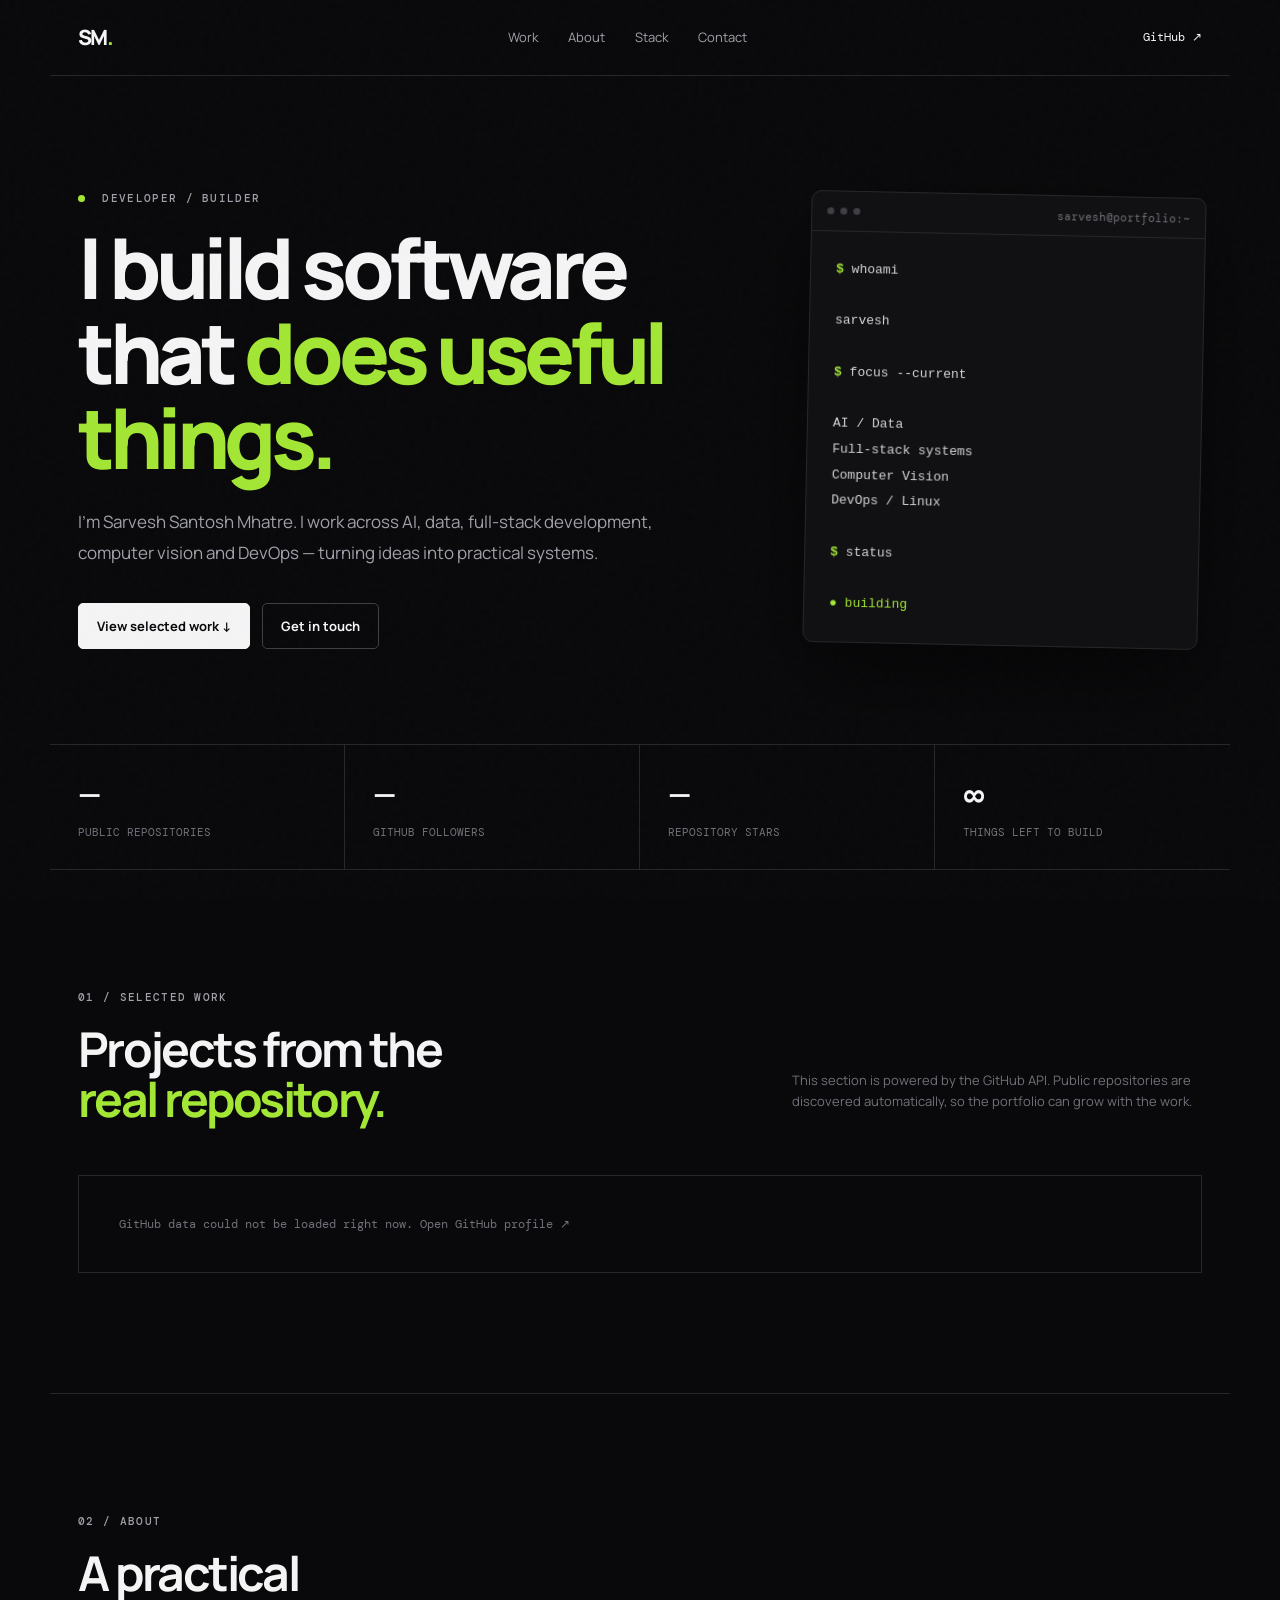
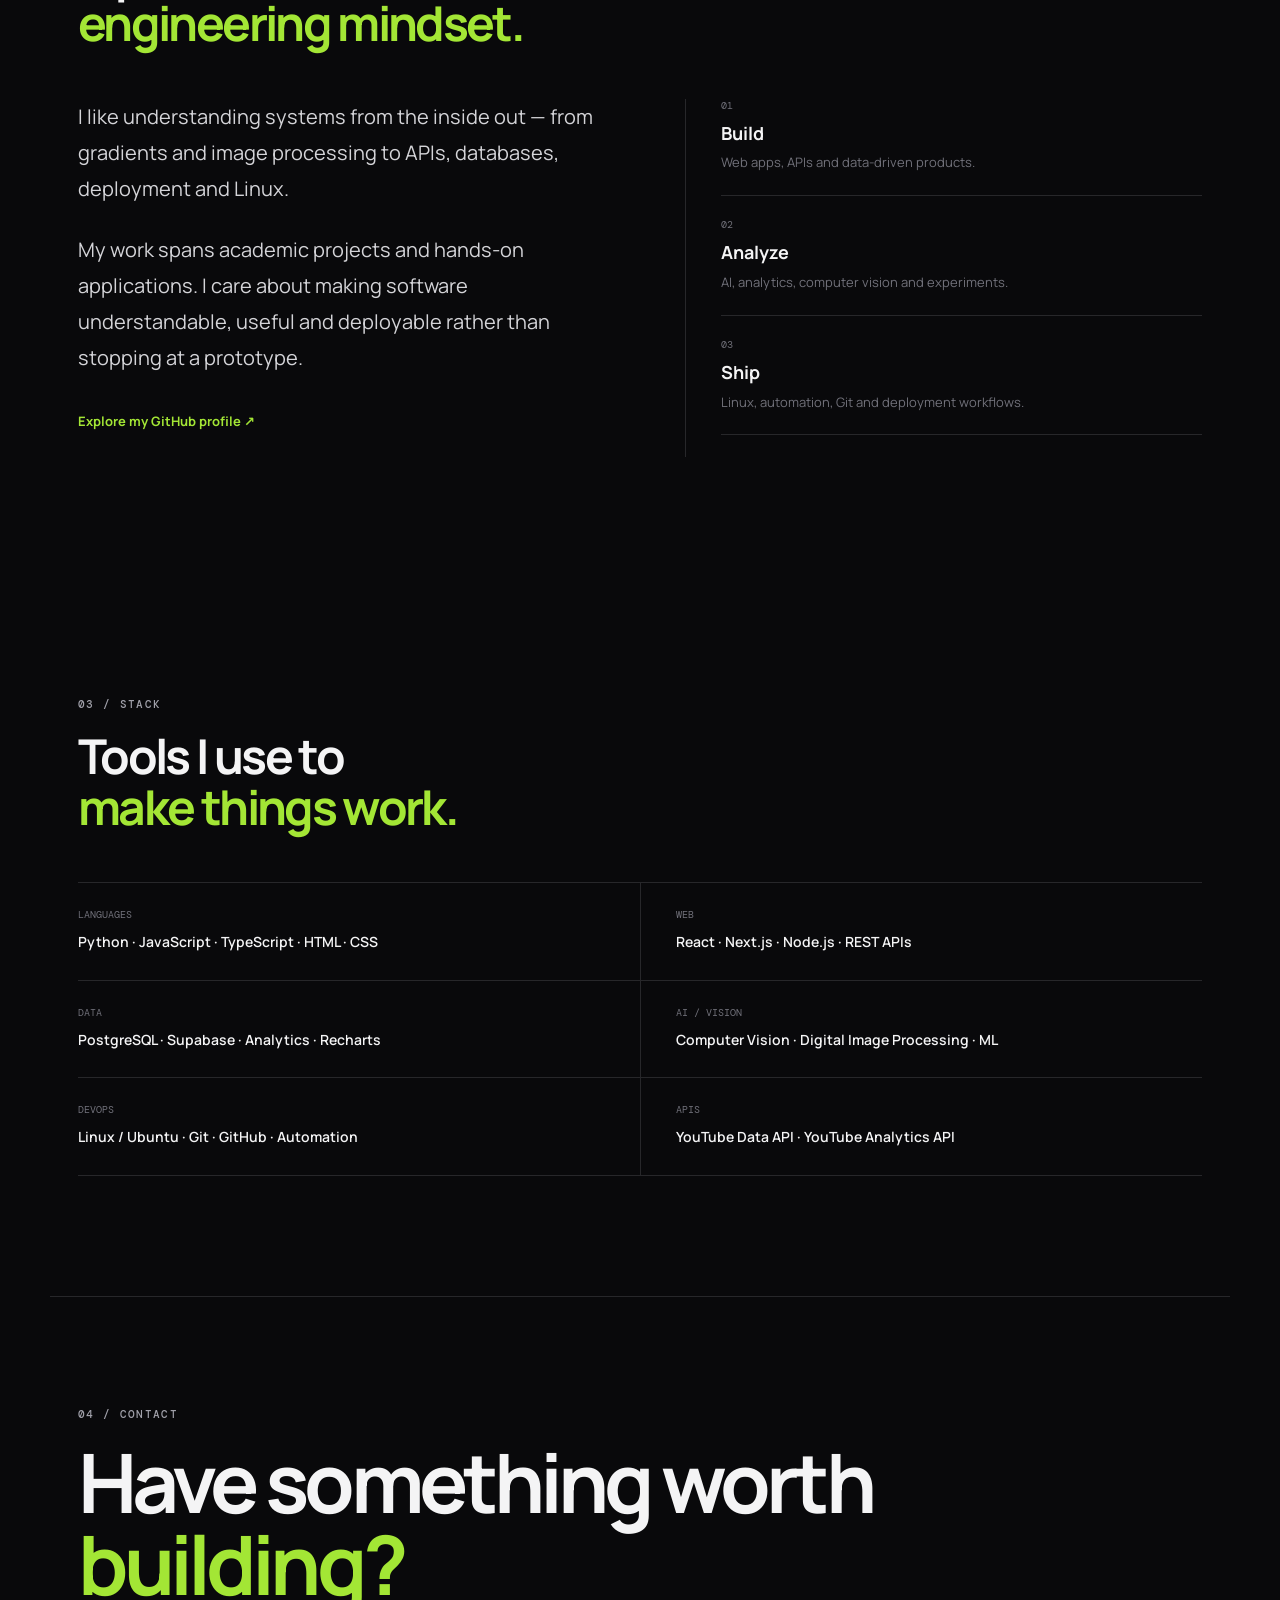
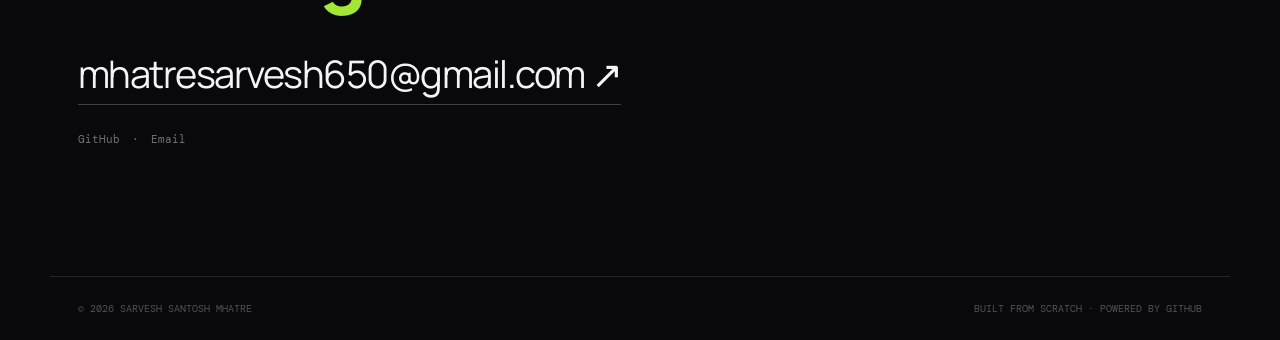
<file: index.html>
<!doctype html>
<html lang="en">
<head>
  <meta charset="utf-8">
  <meta name="viewport" content="width=device-width, initial-scale=1">
  <meta name="theme-color" content="#09090b">
  <meta name="description" content="Sarvesh Santosh Mhatre — developer portfolio. AI, data, full-stack development, computer vision and DevOps.">
  <title>Sarvesh Santosh Mhatre — Developer</title>
  <link rel="preconnect" href="https://fonts.googleapis.com">
  <link rel="preconnect" href="https://fonts.gstatic.com" crossorigin>
  <link href="https://fonts.googleapis.com/css2?family=DM+Mono:wght@400;500&family=Manrope:wght@400;500;600;700;800&display=swap" rel="stylesheet">
  <link rel="stylesheet" href="style.css">
</head>
<body>
  <div class="noise"></div>
  <header class="nav"><a class="brand" href="#top">SM<span>.</span></a><nav><a href="#work">Work</a><a href="#about">About</a><a href="#stack">Stack</a><a href="#contact">Contact</a></nav><a class="nav-github" href="https://github.com/sarveshsantoshmhatre" target="_blank" rel="noreferrer">GitHub ↗</a></header>

  <main id="top">
    <section class="hero">
      <div class="hero-copy">
        <p class="eyebrow"><i></i> Developer / Builder</p>
        <h1>I build software<br>that <em>does useful things.</em></h1>
        <p class="lede">I'm Sarvesh Santosh Mhatre. I work across AI, data, full-stack development, computer vision and DevOps — turning ideas into practical systems.</p>
        <div class="actions"><a class="button primary" href="#work">View selected work ↓</a><a class="button" href="mailto:mhatresarvesh650@gmail.com">Get in touch</a></div>
      </div>
      <div class="hero-card"><div class="terminal-top"><span></span><span></span><span></span><small>sarvesh@portfolio:~</small></div><pre><code><b>$</b> whoami

sarvesh

<b>$</b> focus --current

AI / Data
Full-stack systems
Computer Vision
DevOps / Linux

<b>$</b> status

<span class="online">● building</span></code></pre></div>
    </section>

    <section class="metrics" id="metrics"><div><strong id="repoCount">—</strong><span>public repositories</span></div><div><strong id="followers">—</strong><span>GitHub followers</span></div><div><strong id="stars">—</strong><span>repository stars</span></div><div><strong>∞</strong><span>things left to build</span></div></section>

    <section class="section" id="work"><div class="section-head"><div><p class="eyebrow">01 / Selected work</p><h2>Projects from the<br><em>real repository.</em></h2></div><p class="section-note">This section is powered by the GitHub API. Public repositories are discovered automatically, so the portfolio can grow with the work.</p></div><div id="projects" class="project-grid"><div class="loading">Loading projects from GitHub…</div></div></section>

    <section class="section about" id="about"><div class="section-head"><div><p class="eyebrow">02 / About</p><h2>A practical<br><em>engineering mindset.</em></h2></div></div><div class="about-grid"><div class="about-copy"><p>I like understanding systems from the inside out — from gradients and image processing to APIs, databases, deployment and Linux.</p><p>My work spans academic projects and hands-on applications. I care about making software understandable, useful and deployable rather than stopping at a prototype.</p><a href="https://github.com/sarveshsantoshmhatre" target="_blank" rel="noreferrer" class="text-link">Explore my GitHub profile ↗</a></div><div class="about-facts"><div><span>01</span><b>Build</b><p>Web apps, APIs and data-driven products.</p></div><div><span>02</span><b>Analyze</b><p>AI, analytics, computer vision and experiments.</p></div><div><span>03</span><b>Ship</b><p>Linux, automation, Git and deployment workflows.</p></div></div></div></section>

    <section class="section" id="stack"><div class="section-head"><div><p class="eyebrow">03 / Stack</p><h2>Tools I use to<br><em>make things work.</em></h2></div></div><div class="stack-grid"><div><span>Languages</span><b>Python · JavaScript · TypeScript · HTML · CSS</b></div><div><span>Web</span><b>React · Next.js · Node.js · REST APIs</b></div><div><span>Data</span><b>PostgreSQL · Supabase · Analytics · Recharts</b></div><div><span>AI / Vision</span><b>Computer Vision · Digital Image Processing · ML</b></div><div><span>DevOps</span><b>Linux / Ubuntu · Git · GitHub · Automation</b></div><div><span>APIs</span><b>YouTube Data API · YouTube Analytics API</b></div></div></section>

    <section class="contact" id="contact"><p class="eyebrow">04 / Contact</p><h2>Have something worth<br><em>building?</em></h2><a class="email" href="mailto:mhatresarvesh650@gmail.com">mhatresarvesh650@gmail.com ↗</a><div class="contact-links"><a href="https://github.com/sarveshsantoshmhatre" target="_blank" rel="noreferrer">GitHub</a><span>·</span><a href="mailto:mhatresarvesh650@gmail.com">Email</a></div></section>
  </main>
  <footer><span>© <span id="year"></span> Sarvesh Santosh Mhatre</span><span>Built from scratch · Powered by GitHub</span></footer>
  <script src="script.js"></script>
</body>
</html>
</file>
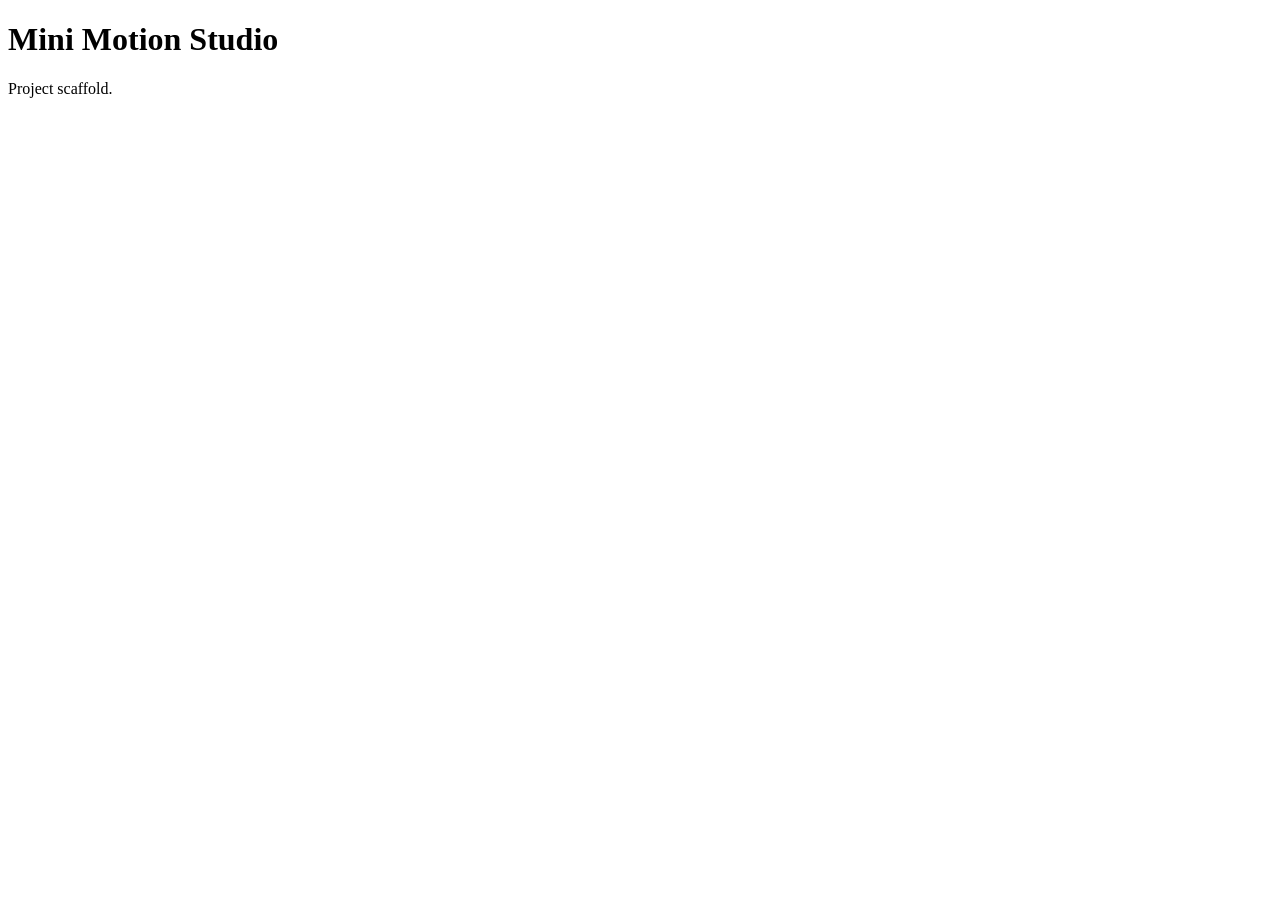
<file: motion-editor/index.html>
<!doctype html><html><head><meta charset="utf-8"><meta name="viewport" content="width=device-width,initial-scale=1"><title>Mini Motion Studio</title></head><body><h1>Mini Motion Studio</h1><p>Project scaffold.</p></body></html>
</file>
<file: style.css>
*{box-sizing:border-box}html{scroll-behavior:smooth}body{margin:0;background:#09090b;color:#f4f4f5;font-family:Manrope,system-ui,sans-serif;line-height:1.6}.noise{position:fixed;inset:0;pointer-events:none;opacity:.035;background-image:url("data:image/svg+xml,%3Csvg viewBox='0 0 180 180' xmlns='http://www.w3.org/2000/svg'%3E%3Cfilter id='n'%3E%3CfeTurbulence type='fractalNoise' baseFrequency='.9' numOctaves='4' stitchTiles='stitch'/%3E%3C/filter%3E%3Crect width='100%25' height='100%25' filter='url(%23n)' opacity='.5'/%3E%3C/svg%3E")}a{color:inherit;text-decoration:none}.nav{height:76px;max-width:1180px;margin:auto;padding:0 28px;display:flex;align-items:center;justify-content:space-between;border-bottom:1px solid #27272a;position:relative;z-index:2}.brand{font-size:21px;font-weight:800;letter-spacing:-.08em}.brand span{color:#a3e635}.nav nav{display:flex;gap:30px;font-size:13px;color:#a1a1aa}.nav nav a:hover,.nav-github:hover,.text-link:hover{color:#fff}.nav-github{font-family:'DM Mono',monospace;font-size:12px}.hero{max-width:1180px;margin:auto;padding:115px 28px 95px;display:grid;grid-template-columns:1.25fr .75fr;gap:70px;align-items:center}.eyebrow{font:500 11px 'DM Mono',monospace;letter-spacing:.12em;text-transform:uppercase;color:#a1a1aa;margin:0 0 20px}.eyebrow i{display:inline-block;width:7px;height:7px;border-radius:50%;background:#a3e635;margin-right:9px}.hero h1{font-size:clamp(48px,7vw,84px);line-height:1.01;letter-spacing:-.065em;margin:0 0 28px;font-weight:800}.hero h1 em,h2 em{font-style:normal;color:#a3e635}.lede{max-width:650px;color:#a1a1aa;font-size:17px;line-height:1.8}.actions{display:flex;gap:12px;margin-top:34px}.button{border:1px solid #3f3f46;padding:12px 18px;border-radius:5px;font-size:13px;font-weight:700}.button:hover{border-color:#71717a}.button.primary{background:#f4f4f5;color:#09090b;border-color:#f4f4f5}.hero-card{background:#111113;border:1px solid #27272a;border-radius:10px;box-shadow:0 30px 80px #0008;transform:rotate(1.2deg)}.terminal-top{height:40px;border-bottom:1px solid #27272a;padding:0 15px;display:flex;align-items:center;gap:6px}.terminal-top span{width:7px;height:7px;border-radius:50%;background:#3f3f46}.terminal-top small{margin-left:auto;font:11px 'DM Mono',monospace;color:#71717a}.hero-card pre{padding:25px;margin:0;min-height:310px;font:13px/1.9 'DM Mono',monospace;color:#d4d4d8}.hero-card code b{color:#a3e635}.online{color:#a3e635}.metrics{border-top:1px solid #27272a;border-bottom:1px solid #27272a;display:grid;grid-template-columns:repeat(4,1fr);max-width:1180px;margin:auto}.metrics div{padding:25px 28px;border-right:1px solid #27272a}.metrics div:last-child{border-right:0}.metrics strong{display:block;font-size:30px;letter-spacing:-.05em}.metrics span{font:11px 'DM Mono',monospace;color:#71717a;text-transform:uppercase}.section{max-width:1180px;margin:auto;padding:120px 28px}.section-head{display:flex;justify-content:space-between;gap:50px;margin-bottom:50px}.section-head h2{font-size:48px;line-height:1.05;letter-spacing:-.055em;margin:0}.section-note{max-width:410px;color:#71717a;font-size:13px;align-self:end}.project-grid{display:grid;grid-template-columns:repeat(2,1fr);gap:14px}.project{border:1px solid #27272a;background:#0e0e10;padding:28px;min-height:245px;display:flex;flex-direction:column;transition:.25s}.project:hover{transform:translateY(-4px);border-color:#52525b}.project-num{font:11px 'DM Mono',monospace;color:#71717a}.project h3{font-size:25px;letter-spacing:-.04em;margin:35px 0 10px}.project p{color:#a1a1aa;font-size:13px;max-width:570px;margin:0 0 22px}.tags{display:flex;gap:7px;flex-wrap:wrap;margin-top:auto}.tag{border:1px solid #27272a;color:#a1a1aa;border-radius:100px;padding:5px 9px;font:10px 'DM Mono',monospace}.project-link{margin-top:20px;font-size:12px;font-weight:700;color:#a3e635}.loading{border:1px solid #27272a;padding:40px;color:#71717a;font:12px 'DM Mono',monospace;grid-column:1/-1}.about{border-top:1px solid #27272a}.about-grid{display:grid;grid-template-columns:1fr 1fr;gap:90px}.about-copy{font-size:20px;line-height:1.8;color:#d4d4d8}.about-copy p{margin-top:0;margin-bottom:25px}.text-link{font-size:13px;font-weight:700;color:#a3e635}.about-facts{border-left:1px solid #27272a;padding-left:35px}.about-facts div{border-bottom:1px solid #27272a;padding:0 0 22px;margin-bottom:22px}.about-facts span{font:10px 'DM Mono',monospace;color:#71717a;display:block;margin-bottom:7px}.about-facts b{font-size:18px}.about-facts p{margin:5px 0 0;color:#71717a;font-size:13px}.stack-grid{display:grid;grid-template-columns:repeat(2,1fr);border-top:1px solid #27272a}.stack-grid div{padding:25px 0;border-bottom:1px solid #27272a}.stack-grid div:nth-child(odd){padding-right:35px}.stack-grid div:nth-child(even){padding-left:35px;border-left:1px solid #27272a}.stack-grid span{display:block;font:10px 'DM Mono',monospace;text-transform:uppercase;color:#71717a;margin-bottom:8px}.stack-grid b{font-size:14px;font-weight:600}.contact{max-width:1180px;margin:0 auto;padding:110px 28px 130px;border-top:1px solid #27272a}.contact h2{font-size:clamp(48px,7vw,82px);line-height:1;letter-spacing:-.06em;margin:0 0 38px}.email{font-size:clamp(22px,3vw,38px);letter-spacing:-.04em;border-bottom:1px solid #3f3f46;padding-bottom:5px}.email:hover{color:#a3e635;border-color:#a3e635}.contact-links{display:flex;gap:12px;color:#71717a;font:11px 'DM Mono',monospace;margin-top:28px}.contact-links a:hover{color:#fff}footer{border-top:1px solid #27272a;max-width:1180px;margin:auto;padding:25px 28px;display:flex;justify-content:space-between;color:#52525b;font:10px 'DM Mono',monospace;text-transform:uppercase}@media(max-width:800px){.nav{padding:0 18px}.nav nav{display:none}.hero{padding:75px 18px;grid-template-columns:1fr;gap:50px}.hero h1{font-size:52px}.hero-card{transform:none}.metrics{grid-template-columns:repeat(2,1fr)}.metrics div{border-bottom:1px solid #27272a}.metrics div:nth-child(2){border-right:0}.section{padding:80px 18px}.section-head,.about-grid{display:block}.section-head h2{font-size:40px}.section-note{margin-top:25px}.project-grid{grid-template-columns:1fr}.about-copy{font-size:17px;margin-bottom:50px}.about-facts{border-left:0;padding-left:0}.stack-grid{grid-template-columns:1fr}.stack-grid div:nth-child(even){padding-left:0;border-left:0}.stack-grid div:nth-child(odd){padding-right:0}.contact{padding:80px 18px 100px}.contact h2{font-size:52px}footer{padding:22px 18px;display:block}footer span{display:block;margin:5px 0}}
</file>
